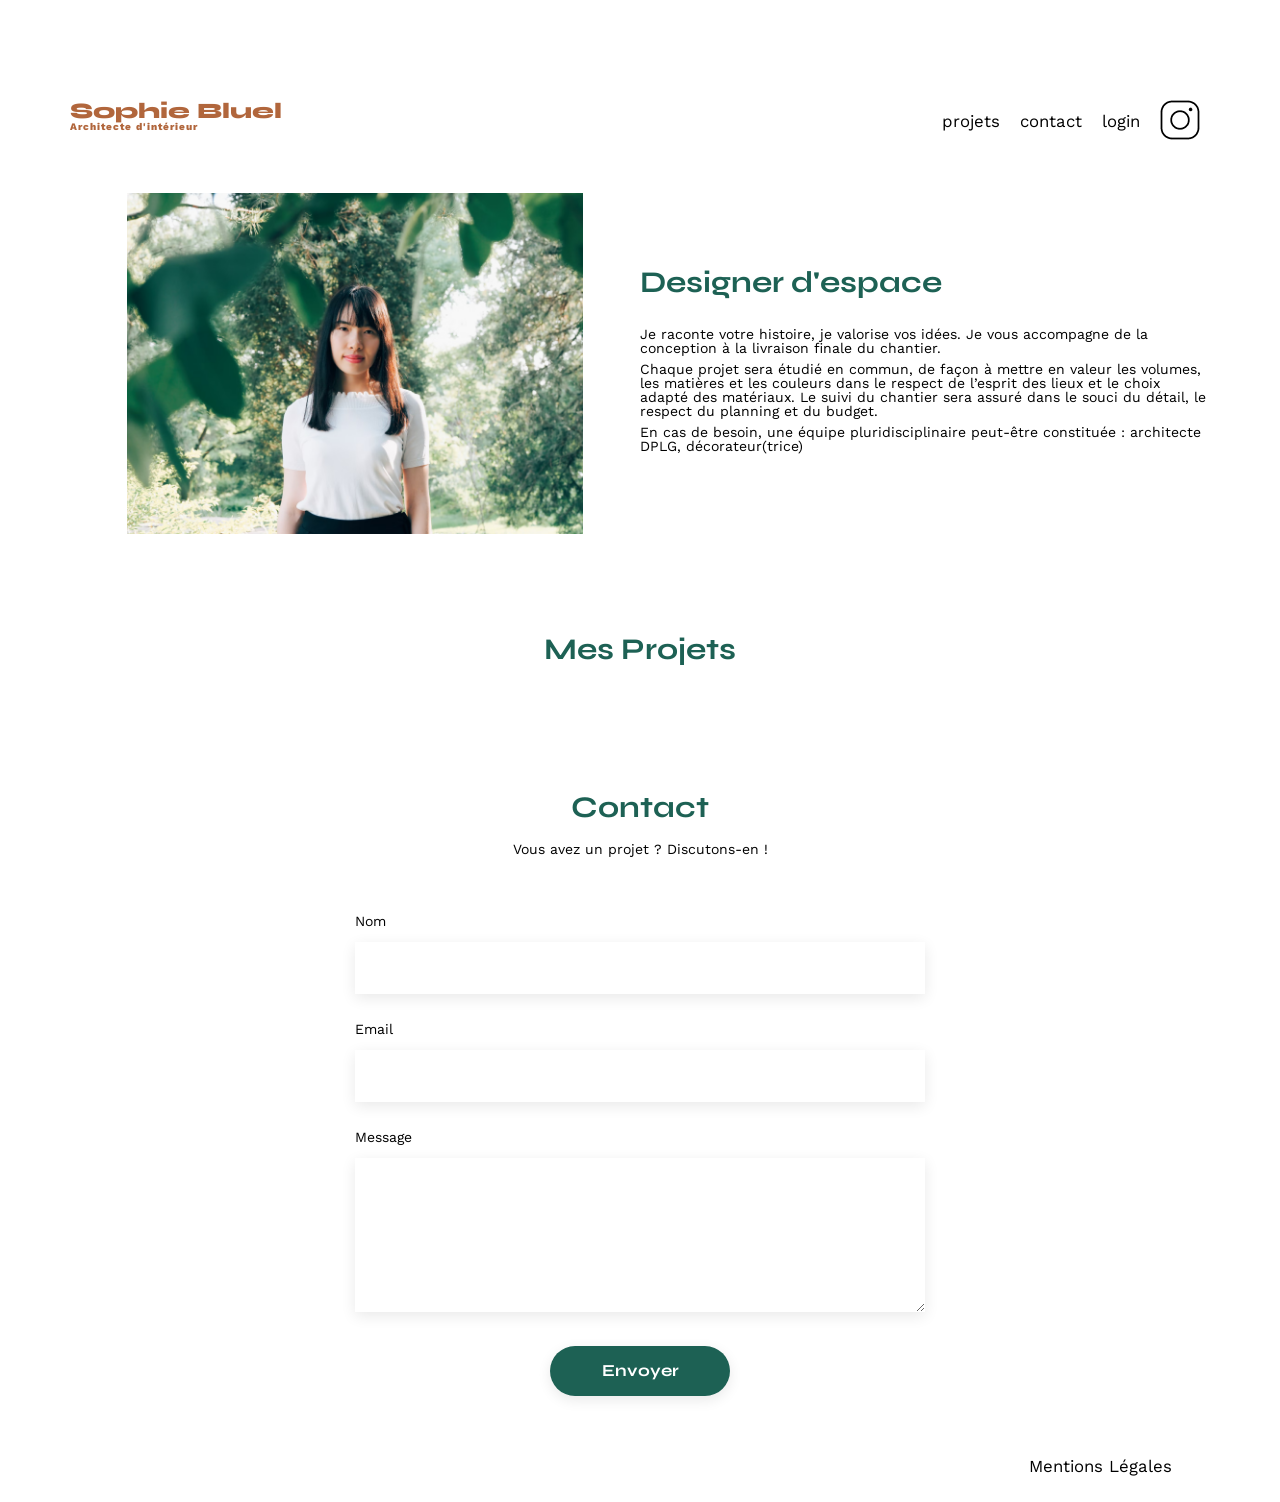
<file: FrontEnd/index.html>
<!DOCTYPE html>
<html lang="fr">
<head>
	<meta charset="UTF-8">
	<title>Sophie Bluel - Architecte d'intérieur</title>
	<meta name="viewport" content="width=device-width, initial-scale=1.0">
	<link rel="preconnect" href="https://fonts.googleapis.com">
	<link rel="preconnect" href="https://fonts.gstatic.com" crossorigin>
	<link href="https://fonts.googleapis.com/css2?family=Syne:wght@700;800&family=Work+Sans&display=swap" rel="stylesheet">
	<link rel="stylesheet" href="https://cdnjs.cloudflare.com/ajax/libs/font-awesome/6.4.0/css/all.min.css">
	<meta name="description" content="">
	<link rel="stylesheet" href="./assets/style.css">
</head>
<body>
	<div id="edit-banner" style="display:none;">
		<i class="fa-regular fa-pen-to-square"></i>
		<p>Mode édition</p>
	</div>
<header>
	<h1>Sophie Bluel <span>Architecte d'intérieur</span></h1>
	<nav>
		<ul>
			<li>projets</li>
			<li>contact</li>
			<li><a href="./login.html">login</a></li>
			<li><img src="./assets/icons/instagram.png" alt="Instagram"></li>
		</ul>
	</nav>
</header>
<main>
	<section id="introduction">
		<figure>
			<img src="./assets/images/sophie-bluel.png" alt="">
		</figure>
		<article>
			<h2>Designer d'espace</h2>
			<p>Je raconte votre histoire, je valorise vos idées. Je vous accompagne de la conception à la livraison finale du chantier.</p>
			<p>Chaque projet sera étudié en commun, de façon à mettre en valeur les volumes, les matières et les couleurs dans le respect de l’esprit des lieux et le choix adapté des matériaux. Le suivi du chantier sera assuré dans le souci du détail, le respect du planning et du budget.</p>
			<p>En cas de besoin, une équipe pluridisciplinaire peut-être constituée : architecte DPLG, décorateur(trice)</p>
		</article>
	</section>
	<section id="portfolio">
		<div id="portfolio-header">
			<h2>Mes Projets</h2>
			<button id="modifier-btn" style="display:none;">
				<i class="fa-regular fa-pen-to-square"></i> modifier
			</button>
		</div>
		<div class="filters"></div>
		<div class="gallery"></div>
	</section>
	<section id="contact">
		<h2>Contact</h2>
		<p>Vous avez un projet ? Discutons-en !</p>
		<form action="#" method="post">
			<label for="name">Nom</label>
			<input type="text" name="name" id="name">
			<label for="email">Email</label>
			<input type="email" name="email" id="email">
			<label for="message">Message</label>
			<textarea name="message" id="message" cols="30" rows="10"></textarea>
			<input type="submit" value="Envoyer">
		</form>
	</section>
</main>

<footer>
	<nav>
		<ul>
			<li>Mentions Légales</li>
		</ul>
	</nav>
</footer>

<script src="./assets/scripts/index.js" defer></script>

</body>
</html>
</file>
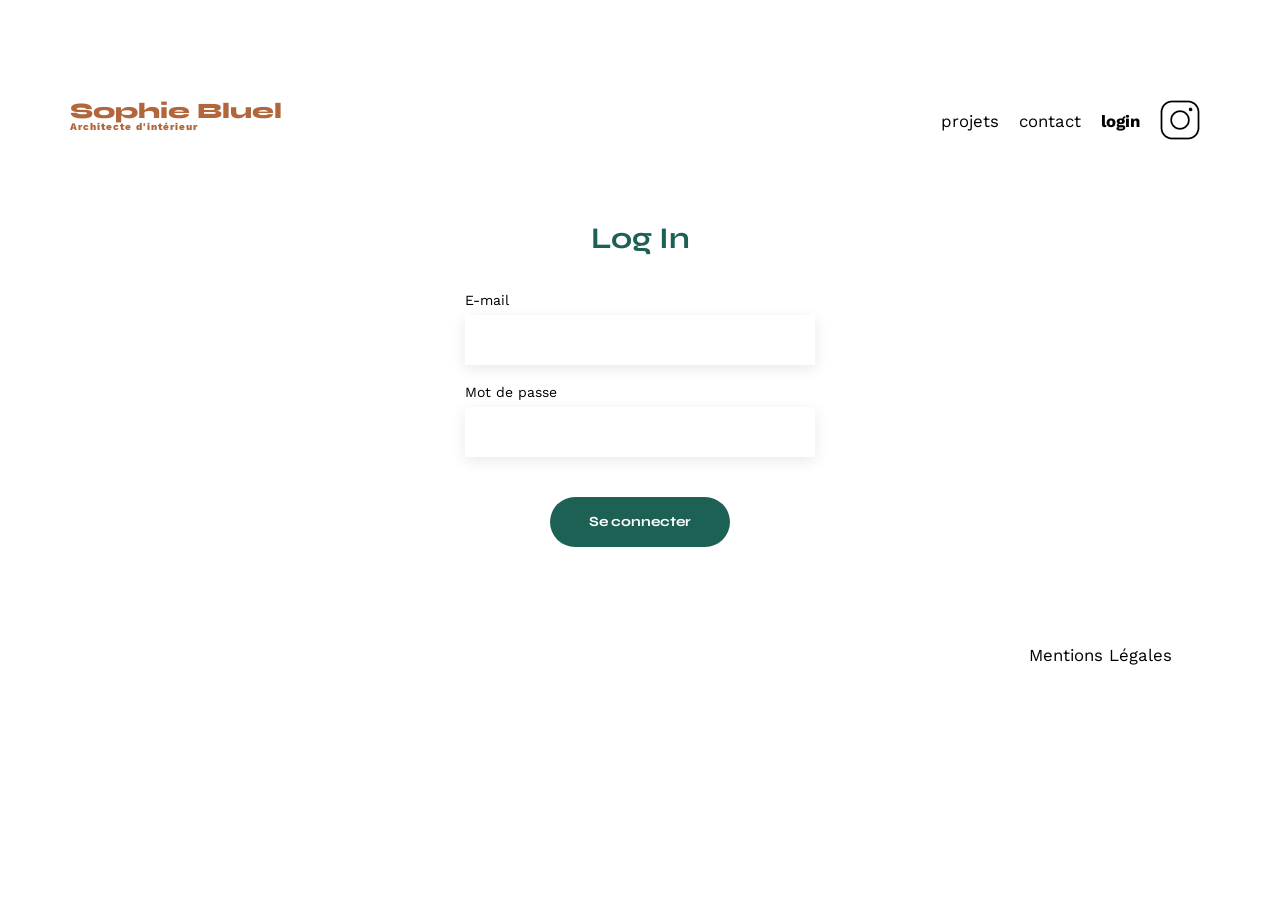
<file: FrontEnd/login.html>
<!DOCTYPE html>
<html lang="fr">
<head>
  <meta charset="UTF-8">
  <title>Sophie Bluel - Login</title>
  <meta name="viewport" content="width=device-width, initial-scale=1.0">
  <link rel="preconnect" href="https://fonts.googleapis.com">
  <link rel="preconnect" href="https://fonts.gstatic.com" crossorigin>
  <link href="https://fonts.googleapis.com/css2?family=Syne:wght@700;800&family=Work+Sans&display=swap" rel="stylesheet">
  <link rel="stylesheet" href="./assets/style.css">
</head>
<body>
  <header>
    <h1>Sophie Bluel <span>Architecte d'intérieur</span></h1>
    <nav>
      <ul>
        <li>projets</li>
        <li>contact</li>
        <li><a href="./login.html" id="nav-login">login</a></li>
        <li><img src="./assets/icons/instagram.png" alt="Instagram"></li>
      </ul>
    </nav>
  </header>
  <main>
    <section id="login">
      <h2>Log In</h2>
      <form id="login-form">
        <label for="email">E-mail</label>
        <input type="email" id="email" name="email" required>
        <label for="password">Mot de passe</label>
        <input type="password" id="password" name="password" required>
        <button type="submit">Se connecter</button>
        <p id="login-error" style="display:none; color:red; text-align:center;"></p>
      </form>
    </section>
  </main>
  <footer>
    <nav>
      <ul>
        <li>Mentions Légales</li>
      </ul>
    </nav>
  </footer>
  <script src="./assets/scripts/login.js" defer></script>
</body>
</html>
</file>
<file: FrontEnd/assets/style.css>
/* http://meyerweb.com/eric/tools/css/reset/
   v2.0 | 20110126
   License: none (public domain)
*/

html, body, div, span, applet, object, iframe,
h1, h2, h3, h4, h5, h6, p, blockquote, pre,
a, abbr, acronym, address, big, cite, code,
del, dfn, em, img, ins, kbd, q, s, samp,
small, strike, strong, sub, sup, tt, var,
b, u, i, center,
dl, dt, dd, ol, ul, li,
fieldset, form, label, legend,
table, caption, tbody, tfoot, thead, tr, th, td,
article, aside, canvas, details, embed,
figure, figcaption, footer, header, hgroup,
menu, nav, output, ruby, section, summary,
time, mark, audio, video {
	margin: 0;
	padding: 0;
	border: 0;
	font-size: 100%;
	font: inherit;
	vertical-align: baseline;
}
/* HTML5 display-role reset for older browsers */
article, aside, details, figcaption, figure,
footer, header, hgroup, menu, nav, section {
	display: block;
}
body {
	line-height: 1;
	padding-top: 50px;
}
ol, ul {
	list-style: none;
}
blockquote, q {
	quotes: none;
}
blockquote:before, blockquote:after,
q:before, q:after {
	content: '';
	content: none;
}
table {
	border-collapse: collapse;
	border-spacing: 0;
}
/** end reset css**/
body {
	max-width: 1140px;
	margin:auto;
	font-family: 'Work Sans' ;
	font-size: 14px;
}
header {
	display: flex;
	justify-content: space-between;
	margin: 50px 0
}
section {
	margin: 50px 0
}

h1{
	display: flex;
	flex-direction: column;
	font-family: 'Syne';
	font-size: 22px;
	font-weight: 800;
	color: #B1663C
}

h1 > span {
	font-family: 'Work Sans';
	font-size:10px;
	letter-spacing: 0.1em;
;
}

h2{
	font-family: 'Syne';
	font-weight: 700;
	font-size: 30px;
	color: #1D6154
}
nav ul {
	display: flex;
	align-items: center;
	list-style-type: none;

}
nav li {
	padding: 0 10px;
	font-size: 1.2em;
}

li:hover {
	color: #B1663C;
}
#introduction {
	display: flex;
	align-items: center;
}
#introduction figure {
	flex: 1
}
#introduction img {
	display: block;
	margin: auto;
	width: 80%;
}

#introduction article {
	flex: 1
}
#introduction h2 {
	margin-bottom: 1em;
}

#introduction p {
	margin-bottom: 0.5em;
}

.gallery {
	width: 100%;
	display: grid;
	grid-template-columns: 1fr 1fr 1fr;
	grid-column-gap: 20px;
	grid-row-gap: 20px;
}

.gallery img {
	width: 100%;

}
#contact {
	width: 50%;
margin: auto;
}
#contact > * {
	text-align: center;

}
#contact h2{
	margin-bottom: 20px;
}
#contact form {
	text-align: left;
	margin-top:30px;
	display: flex;
	flex-direction: column;
}

#contact input {
	height: 50px;
	font-size: 1.2em;
	border: none;
	box-shadow: 0px 4px 14px rgba(0, 0, 0, 0.09);
}
#contact label {
	margin: 2em 0 1em 0;
}
#contact textarea {
	border: none;
	box-shadow: 0px 4px 14px rgba(0, 0, 0, 0.09);
}

input[type="submit"]{
	font-family: 'Syne';
	font-weight: 700;
	color: white;
	background-color: #1D6154;
	margin : 2em auto ;
	width: 180px;
	text-align: center;
	border-radius: 60px ;
}

footer nav ul {
	display: flex;
	justify-content: flex-end;
	margin: 2em
}

/*Les filtres */

.filters {
  display: flex;
  justify-content: center;
  gap: 10px;
  margin-bottom: 2em;
}

.filters button {
  font-family: 'Syne';
  font-weight: 700;
  color: #1D6154;
  background-color: white;
  border: 2px solid #1D6154;
  border-radius: 60px;
  padding: 10px 20px;
  cursor: pointer;
  font-size: 16px;
}

.filters button.active {
  background-color: #1D6154;
  color: white;
}

.filters button:hover {
  background-color: #1D6154;
  color: white;
}

/* Le bouton loging */
nav a {
  text-decoration: none;
  color: inherit;
}

#nav-login {
  font-weight: 700;
  color: black;
}

/* La page login */

#login {
  width: 350px;
  margin: 80px auto;
  display: flex;
  flex-direction: column;
  align-items: center;
}

#login h2 {
  text-align: center;
  margin-bottom: 40px;
}

#login form {
  width: 100%;
  display: flex;
  flex-direction: column;
}

#login label {
  margin-bottom: 8px;
}

#login input {
  height: 50px;
  margin-bottom: 20px;
  border: none;
  box-shadow: 0px 4px 14px rgba(0, 0, 0, 0.09);
  padding: 0 10px;
  font-size: 1em;
}

#login button[type="submit"] {
  font-family: 'Syne';
  font-weight: 700;
  color: white;
  background-color: #1D6154;
  border: none;
  border-radius: 60px;
  width: 180px;
  height: 50px;
  margin: 20px auto;
  font-size: 1em;
  cursor: pointer;
}

/* La barre noir édition et le bouton modifier une fois connecté */

#edit-banner {
  background-color: black;
  color: white;
  display: flex;
  justify-content: center;
  align-items: center;
  padding: 25px;
  gap: 10px;
  font-size: 14px;
  position: fixed;
  top: 0;
  left: 0;
  right: 0;
}

#portfolio-header {
  display: flex;
  justify-content: center;
  align-items: center;
  gap: 15px;
  margin-top: 100px;
  margin-bottom: 50px;
}

#portfolio h2 {
  margin-top: 100px;
  text-align: center;
  margin: 0;
}

#modifier-btn {
  background: none;
  border: none;
  cursor: pointer;
  font-family: 'Work Sans';
  color: black;
  font-size: 14px;
  display: flex;
  align-items: center;
  gap: 5px;
}
</file>
